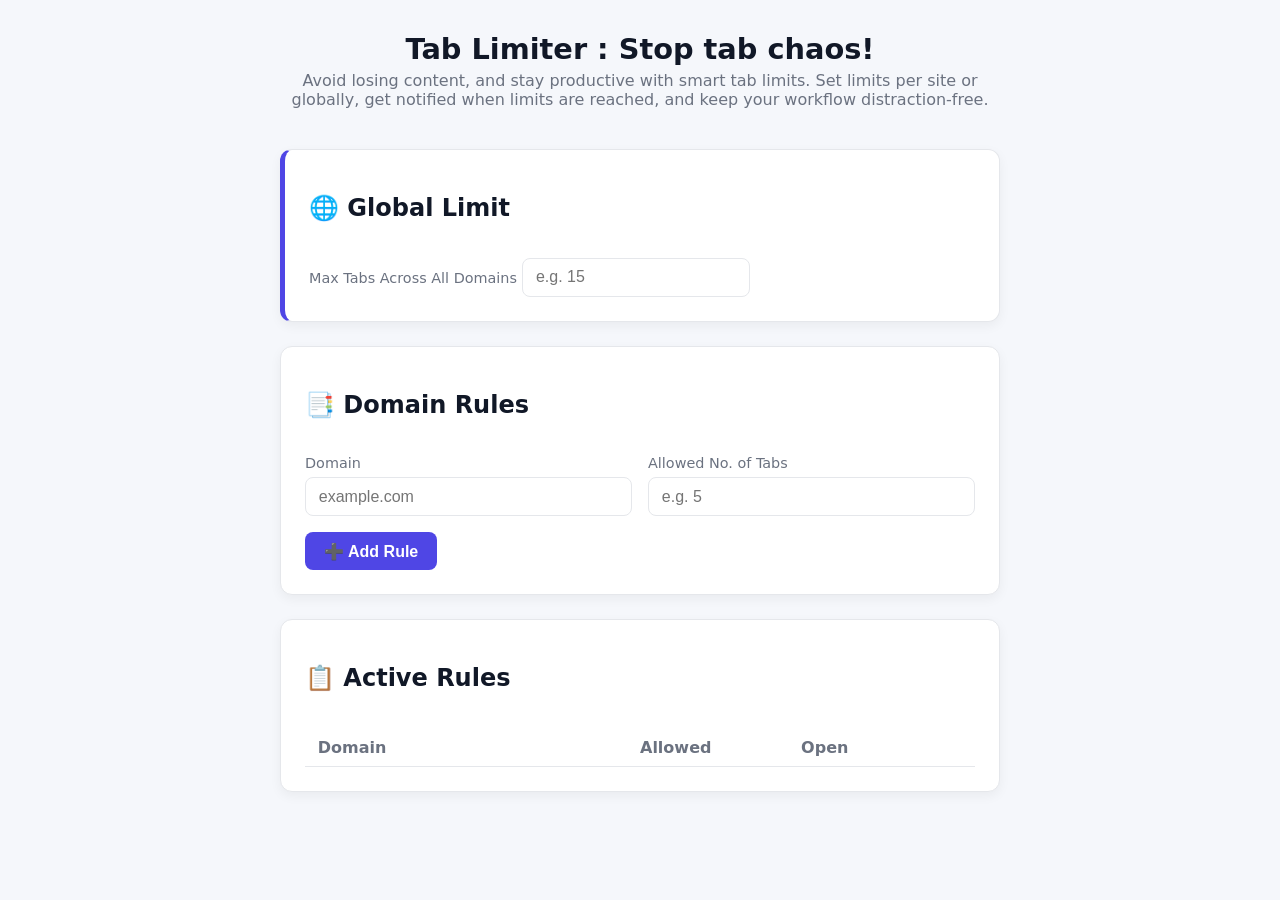
<file: options.html>
<!DOCTYPE html>
<html lang="en">

<head>
  <meta charset="UTF-8" />
  <meta
    name="viewport"
    content="width=device-width, initial-scale=1.0"
  >
  <title>Tab Limiter : Stop tab chaos!</title>
  <link
    href="options.css"
    rel="stylesheet"
  />
</head>

<body>
  <div class="container">
    <header>
      <h1>Tab Limiter : Stop tab chaos!</h1>
      <!-- <h4> Avoid losing content, and stay productive with smart tab
                    limits.
                  </h4> -->
      <!-- <p>Smartly manage your tabs and boost productivity.</p> -->
      <p>Avoid losing content, and stay productive with smart tab
        limits.
        <!-- Manage your browser tabs like a pro.  -->
        Set limits per site or globally, get notified when limits are reached, and
        keep
        your workflow distraction-free.
      
      </p>
      <!-- <p>
                                                  Stop tab chaos! Control how many tabs you open, avoid losing content, and stay productive with smart tab limits.
                                                </p> -->
    </header>

    <!-- Global Tab Limit -->
    <section class="card highlight">
      <h2>🌐 Global Limit</h2>
      <div class="field-row">
        <label for="globalLimit">Max Tabs Across All Domains</label>
        <input
          type="number"
          id="globalLimit"
          placeholder="e.g. 15"
        />
      </div>
    </section>

    <!-- Domain-specific tab limits -->
    <section class="card">
      <h2>📑 Domain Rules</h2>
      <div class="form-grid">
        <div class="field">
          <label for="domain">Domain</label>
          <input
            type="text"
            id="domain"
            placeholder="example.com"
          />
        </div>
        <div class="field">
          <label for="number">Allowed No. of Tabs</label>
          <input
            type="number"
            id="number"
            placeholder="e.g. 5"
          />
        </div>
      </div>
      <button
        id="addEntryBtn"
        class="primary"
      >➕ Add Rule</button>
    </section>
    
    <!-- Tab Closing Behavior -->
    <!-- <section class="card">
              <h2>⚙️ Closing Behavior</h2>
              <div class="toggle-group">
                <label class="toggle">
                  <input
                    type="radio"
                    name="tabCloseOption"
                    value="new"
                    id="closeNewTabs"
          >
          <span class="slider"></span>
          <span class="label-text">Close newly opened tabs when limit is reached</span>
        </label>
        <label class="toggle">
          <input
            type="radio"
            name="tabCloseOption"
            value="old"
            id="closeOldTabs"
          >
          <span class="slider"></span>
          <span class="label-text">Close oldest tabs when limit is reached</span>
        </label>
      </div>
    </section> -->

    <!-- Entries List -->
    <section class="card">
      <h2>📋 Active Rules</h2>
      <ul
        id="entriesList"
        class="entries"
      >
        <li class="header">
          <span>Domain</span>
          <span>Allowed</span>
          <span>Open</span>
          <span></span>
        </li>
        <!-- Example entry -->
        <!--
                                                <li>
                                                  <span>youtube.com</span>
                                                  <span>3</span>
                                                  <span class="badge green">2</span>
                                                  <button class="remove">✖</button>
                                                </li>
                                                -->
      </ul>
    </section>
  </div>
  <script src="options.js"></script>
  <!-- <script
              type="module"
              src="options.js"
    ></script> -->
</body>

</html>
</file>
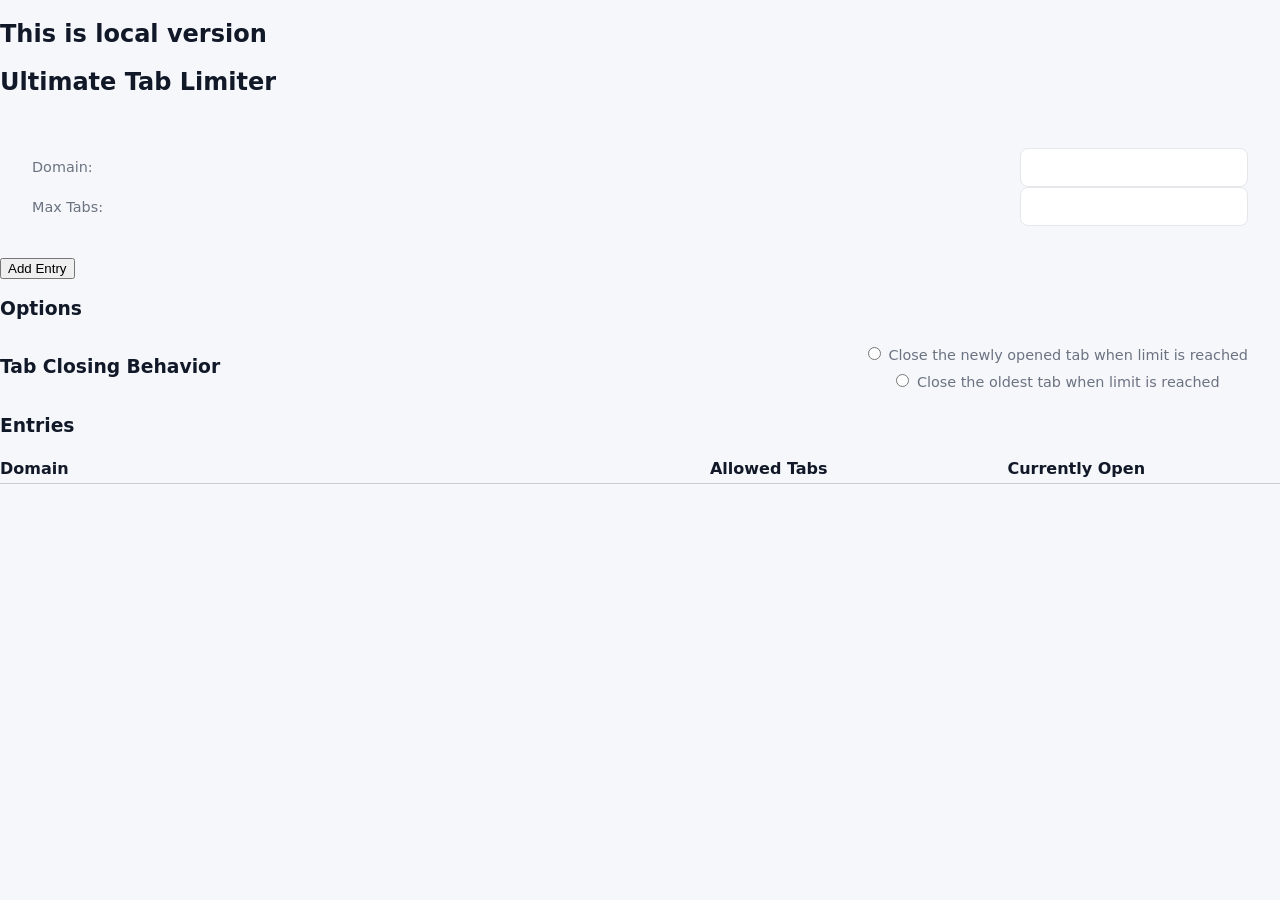
<file: options_old.html>
<!DOCTYPE html>
<html lang="en">

<head>
  <meta charset="UTF-8" />
  <title>Extension Options</title>
  <link
    href="https://fonts.googleapis.com/css2?family=Press+Start+2P"
    rel="stylesheet"
  />
  <link
    href="options.css"
    rel="stylesheet"
  />
  </head>

<body>
  <h2>This is local version</h2>
  <h2>Ultimate Tab Limiter</h2>
  <div style="display: flex; flex-direction: column; padding: 2rem">
    <div style="
          display: flex;
          justify-content: space-between;
          align-items: center;
          text-align: center;
        ">
      <label>Domain:</label>
      <input
        type="text"
        id="domain"
      />
      </div>
    <div style="
          display: flex;
          justify-content: space-between;
          align-items: center;
          text-align: center;
        ">
      <label>Max Tabs:</label>
      <input
        type="number"
        id="number"
      />
      </div>
      </div>
      <button id="addEntryBtn">Add Entry</button>
      <h3>Options</h3>
  <div style="
        display: flex;
        flex-direction: row;
        justify-content: space-between;
        align-items: center;
        text-align: center;
      ">
    <h3>Tab Closing Behavior</h3>
    <div style="display: flex; flex-direction: column; gap: 0.5rem; padding: 0 2rem;">
      <label>
        <input
          type="radio"
          name="tabCloseOption"
          value="new"
          id="closeNewTabs"
        />
        Close the newly opened tab when limit is reached
      </label>
      <label>
        <input
          type="radio"
          name="tabCloseOption"
          value="old"
          id="closeOldTabs"
        />
        Close the oldest tab when limit is reached
      </label>
    </div>
    <!-- <label
        for="closeNewTabs"
        class="img-toggle"
        title="If the switch is toggled ON - closes new tabs; If the switch is toggled OFF, closes the oldest tab."
        >Close new tabs:
        <input type="checkbox" id="closeNewTabs" />
        <div class="switches-img">
          <img src="img/switch-off.png" />
          <img src="img/switch-on.png" />
        </div>
      </label> -->
      </div>

  <h3>Entries</h3>
  <!-- <ul id="entriesList"></ul> -->
  
  <ul
    id="entriesList"
    style="list-style: none; padding: 0; margin: 0;"
  >
    <li style="display: flex; font-weight: bold; padding: 5px 0; border-bottom: 1px solid #ccc;">
      <span style="flex: 2;">Domain</span>
      <span style="flex: 1; text-align: center;">Allowed Tabs</span>
      <span style="flex: 1; text-align: center;">Currently Open</span>
      <span style="flex: 0 0 50px;"></span> <!-- For remove button -->
    </li>
  </ul>
  <script
    type="module"
    src="options.js"
  ></script>
  </body>

</html>
</file>
<file: options.css>
:root {
  --bg: #f5f7fb;
  --card-bg: #ffffff;
  --border: #e5e7eb;
  --primary: #4f46e5;
  --primary-hover: #4338ca;
  --text: #111827;
  --muted: #6b7280;
  --radius: 12px;
  --shadow: 0 4px 12px rgba(0,0,0,0.05);
}

body {
  margin: 0;
  font-family: system-ui, -apple-system, "Segoe UI", Roboto, sans-serif;
  background: var(--bg);
  color: var(--text);
}

.container {
  max-width: 720px;
  margin: auto;
  padding: 2rem 1rem;
  display: flex;
  flex-direction: column;
  gap: 1.5rem;
}

header {
  text-align: center;
  margin-bottom: 1rem;
}
header h1 {
  margin: 0;
  font-size: 1.8rem;
  font-weight: 700;
}
header p {
  margin: 0.3rem 0 0;
  color: var(--muted);
}

/* Card style */
.card {
  background: var(--card-bg);
  border: 1px solid var(--border);
  border-radius: var(--radius);
  padding: 1.5rem;
  box-shadow: var(--shadow);
  display: flex;
  flex-direction: column;
  gap: 1rem;
}
.card.highlight {
  border-left: 5px solid var(--primary);
}

/* Form fields */
.form-grid {
  display: grid;
  grid-template-columns: 1fr 1fr;
  gap: 1rem;
}
.field {
  display: flex;
  flex-direction: column;
  gap: 0.4rem;
}
label {
  font-size: 0.9rem;
  font-weight: 500;
  color: var(--muted);
}
input {
  padding: 0.6rem 0.8rem;
  border: 1px solid var(--border);
  border-radius: 8px;
  font-size: 1rem;
}
input:focus {
  outline: 2px solid var(--primary);
  border-color: var(--primary);
}

/* Buttons */
button.primary {
  align-self: flex-start;
  padding: 0.6rem 1.2rem;
  background: var(--primary);
  color: white;
  font-size: 1rem;
  font-weight: 600;
  border: none;
  border-radius: 8px;
  cursor: pointer;
  transition: background 0.2s, transform 0.1s;
}
button.primary:hover {
  background: var(--primary-hover);
  transform: translateY(-2px);
}
button.remove {
  background-color: #ef4444; /* nice red */
  color: #ffffff; /* white text */
  border: none;
  padding: 0.4rem 0.7rem;
  border-radius: 6px;
  font-size: 0.9rem;
  font-weight: 600;
  cursor: pointer;
  transition: background 0.2s ease, transform 0.1s ease, box-shadow 0.2s ease;
}

button.remove:hover {
  background-color: #dc2626; /* darker red on hover */
  transform: translateY(-1px);
  box-shadow: 0 2px 6px rgba(0,0,0,0.2);
}

button.remove:active {
  transform: translateY(0);
  box-shadow: none;
}


/* Toggle switches */
.toggle {
  display: flex;
  align-items: center;
  gap: 0.6rem;
  cursor: pointer;
}
.toggle input {
  display: none;
}
.slider {
  width: 36px;
  height: 20px;
  background: #ddd;
  border-radius: 20px;
  position: relative;
  transition: background 0.3s;
}
.slider::before {
  content: "";
  position: absolute;
  width: 16px;
  height: 16px;
  top: 2px;
  left: 2px;
  background: white;
  border-radius: 50%;
  transition: transform 0.3s;
}
.toggle input:checked + .slider {
  background: var(--primary);
}
.toggle input:checked + .slider::before {
  transform: translateX(16px);
}
.label-text {
  font-size: 0.95rem;
}

/* Entries list */
.entries {
  list-style: none;
  padding: 0;
  margin: 0;
}
.entries li {
  display: grid;
  grid-template-columns: 2fr 1fr 1fr auto;
  align-items: center;
  padding: 0.6rem 0.8rem;
  border-bottom: 1px solid var(--border);
}
.entries li.header {
  font-weight: 600;
  color: var(--muted);
}
.badge {
  display: inline-block;
  padding: 0.2rem 0.5rem;
  font-size: 0.85rem;
  font-weight: 600;
  border-radius: 999px;
}
.badge.green { background: #dcfce7; color: #15803d; }
.badge.red { background: #fee2e2; color: #b91c1c; }
</file>
